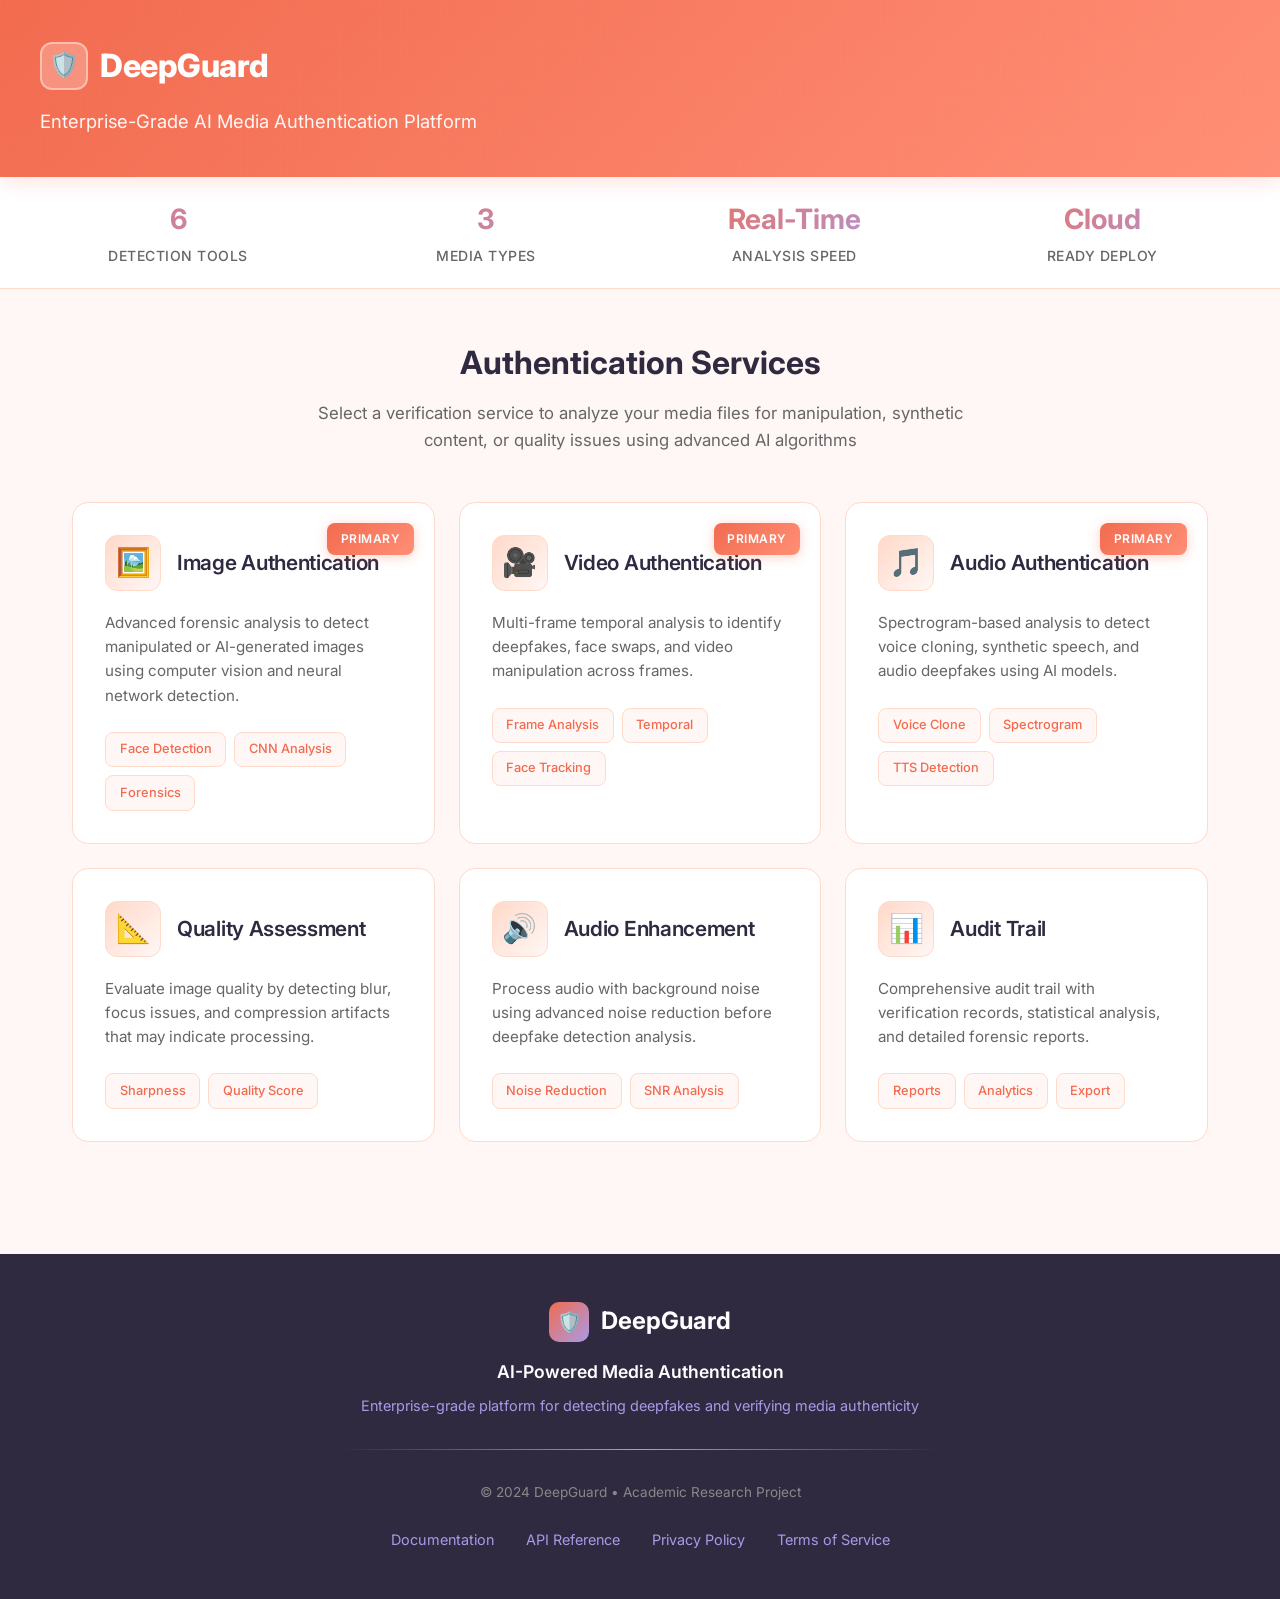
<file: frontend/index.html>
<!DOCTYPE html>
<html lang="en">
<head>
  <meta charset="UTF-8">
  <meta name="viewport" content="width=device-width, initial-scale=1.0">
  <title>DeepGuard - AI-Powered Media Authentication Platform</title>
  <link rel="preconnect" href="https://fonts.googleapis.com">
  <link rel="preconnect" href="https://fonts.gstatic.com" crossorigin>
  <link href="https://fonts.googleapis.com/css2?family=Inter:wght@300;400;500;600;700;800&display=swap" rel="stylesheet">
  <style>
    * {
      margin: 0;
      padding: 0;
      box-sizing: border-box;
    }

    body {
      font-family: 'Inter', -apple-system, BlinkMacSystemFont, 'Segoe UI', sans-serif;
      background: #FFF7F5;
      color: #302A40;
      line-height: 1.6;
    }

    /* Header Section */
    .header {
      background: linear-gradient(135deg, #F26B4F 0%, #FF8F76 100%);
      color: white;
      padding: 2.5rem 2rem;
      box-shadow: 0 4px 20px rgba(242, 107, 79, 0.2);
      position: relative;
      overflow: hidden;
    }

    .header::before {
      content: '';
      position: absolute;
      top: 0;
      left: 0;
      right: 0;
      bottom: 0;
      background: url('data:image/svg+xml,<svg width="100" height="100" xmlns="http://www.w3.org/2000/svg"><defs><pattern id="grid" width="40" height="40" patternUnits="userSpaceOnUse"><path d="M 40 0 L 0 0 0 40" fill="none" stroke="rgba(255,255,255,0.08)" stroke-width="1"/></pattern></defs><rect width="100" height="100" fill="url(%23grid)"/></svg>');
      opacity: 0.4;
    }

    .header-content {
      max-width: 1200px;
      margin: 0 auto;
      position: relative;
      z-index: 1;
    }

    .logo {
      display: flex;
      align-items: center;
      gap: 0.75rem;
      margin-bottom: 1rem;
    }

    .logo-icon {
      width: 48px;
      height: 48px;
      background: rgba(255,255,255,0.25);
      backdrop-filter: blur(10px);
      border-radius: 12px;
      display: flex;
      align-items: center;
      justify-content: center;
      font-size: 1.5rem;
      border: 2px solid rgba(255,255,255,0.4);
    }

    .logo-text {
      font-size: 2rem;
      font-weight: 800;
      letter-spacing: -0.5px;
    }

    .header .subtitle {
      font-size: 1.15rem;
      opacity: 0.95;
      font-weight: 400;
    }

    /* Stats Bar */
    .stats-bar {
      background: white;
      border-bottom: 1px solid #FFD9C9;
      padding: 1.25rem 2rem;
    }

    .stats-content {
      max-width: 1200px;
      margin: 0 auto;
      display: grid;
      grid-template-columns: repeat(auto-fit, minmax(200px, 1fr));
      gap: 2rem;
    }

    .stat-item {
      text-align: center;
    }

    .stat-value {
      font-size: 1.75rem;
      font-weight: 700;
      background: linear-gradient(135deg, #F26B4F, #A99AE7);
      -webkit-background-clip: text;
      -webkit-text-fill-color: transparent;
      background-clip: text;
      margin-bottom: 0.25rem;
    }

    .stat-label {
      font-size: 0.875rem;
      color: #666;
      text-transform: uppercase;
      letter-spacing: 0.5px;
      font-weight: 500;
    }

    /* Main Container */
    .container {
      max-width: 1200px;
      margin: 0 auto;
      padding: 3rem 2rem;
    }

    .section-header {
      text-align: center;
      margin-bottom: 3rem;
    }

    .section-title {
      font-size: 2rem;
      font-weight: 700;
      margin-bottom: 0.75rem;
      color: #302A40;
    }

    .section-description {
      color: #666;
      font-size: 1.05rem;
      max-width: 700px;
      margin: 0 auto;
    }

    /* Tools Grid */
    .tools-grid {
      display: grid;
      grid-template-columns: repeat(auto-fit, minmax(350px, 1fr));
      gap: 1.5rem;
    }

    .tool-card {
      background: white;
      border: 1px solid #FFD9C9;
      border-radius: 16px;
      padding: 2rem;
      transition: all 0.3s cubic-bezier(0.4, 0, 0.2, 1);
      cursor: pointer;
      text-decoration: none;
      color: inherit;
      display: block;
      position: relative;
      overflow: hidden;
    }

    .tool-card::before {
      content: '';
      position: absolute;
      top: 0;
      left: 0;
      width: 4px;
      height: 100%;
      background: linear-gradient(135deg, #F26B4F, #A99AE7);
      transform: scaleY(0);
      transition: transform 0.3s ease;
    }

    .tool-card:hover {
      transform: translateY(-6px);
      box-shadow: 0 12px 35px rgba(242, 107, 79, 0.15);
      border-color: #F26B4F;
      background: linear-gradient(135deg, #ffffff 0%, #FFF7F5 100%);
    }

    .tool-card:hover::before {
      transform: scaleY(1);
    }

    .tool-header {
      display: flex;
      align-items: center;
      gap: 1rem;
      margin-bottom: 1.25rem;
    }

    .tool-icon {
      width: 56px;
      height: 56px;
      background: linear-gradient(135deg, #FFD9C9 0%, #FFF7F5 100%);
      border-radius: 12px;
      display: flex;
      align-items: center;
      justify-content: center;
      font-size: 1.75rem;
      flex-shrink: 0;
      border: 1px solid #FFD9C9;
    }

    .tool-card:hover .tool-icon {
      background: linear-gradient(135deg, #F26B4F, #FF8F76);
      transform: scale(1.05);
      transition: all 0.3s ease;
    }

    .tool-card h2 {
      font-size: 1.3rem;
      font-weight: 600;
      color: #302A40;
      margin: 0;
      letter-spacing: -0.3px;
    }

    .tool-card p {
      color: #666;
      font-size: 0.95rem;
      line-height: 1.6;
      margin-bottom: 1.5rem;
    }

    .tool-features {
      display: flex;
      flex-wrap: wrap;
      gap: 0.5rem;
    }

    .feature-tag {
      background: #FFF7F5;
      color: #F26B4F;
      padding: 0.4rem 0.85rem;
      border-radius: 8px;
      font-size: 0.8rem;
      font-weight: 500;
      border: 1px solid #FFD9C9;
    }

    .tool-badge {
      position: absolute;
      top: 1.25rem;
      right: 1.25rem;
      padding: 0.4rem 0.85rem;
      background: linear-gradient(135deg, #F26B4F, #FF8F76);
      color: white;
      border-radius: 8px;
      font-size: 0.75rem;
      font-weight: 600;
      text-transform: uppercase;
      letter-spacing: 0.5px;
      box-shadow: 0 2px 12px rgba(242, 107, 79, 0.3);
    }

    /* Footer */
    .footer {
      background: #302A40;
      color: white;
      padding: 3rem 2rem;
      margin-top: 4rem;
    }

    .footer-content {
      max-width: 1200px;
      margin: 0 auto;
      text-align: center;
    }

    .footer-logo {
      display: inline-flex;
      align-items: center;
      gap: 0.75rem;
      margin-bottom: 1rem;
    }

    .footer-logo-icon {
      width: 40px;
      height: 40px;
      background: linear-gradient(135deg, #F26B4F, #A99AE7);
      border-radius: 10px;
      display: flex;
      align-items: center;
      justify-content: center;
      font-size: 1.25rem;
    }

    .footer-logo-text {
      font-size: 1.5rem;
      font-weight: 700;
    }

    .footer-title {
      font-size: 1.1rem;
      font-weight: 600;
      margin-bottom: 0.5rem;
      color: white;
    }

    .footer-text {
      color: #A99AE7;
      font-size: 0.9rem;
      margin-bottom: 1.5rem;
    }

    .footer-divider {
      height: 1px;
      background: linear-gradient(90deg, transparent, #A99AE7, transparent);
      margin: 2rem auto;
      max-width: 600px;
    }

    .footer-note {
      color: #888;
      font-size: 0.85rem;
    }

    .footer-links {
      display: flex;
      justify-content: center;
      gap: 2rem;
      margin-top: 1.5rem;
      flex-wrap: wrap;
    }

    .footer-link {
      color: #A99AE7;
      text-decoration: none;
      font-size: 0.9rem;
      transition: color 0.3s ease;
    }

    .footer-link:hover {
      color: #F26B4F;
    }

    /* Responsive Design */
    @media (max-width: 768px) {
      .logo-text {
        font-size: 1.5rem;
      }

      .header .subtitle {
        font-size: 1rem;
      }

      .stats-content {
        grid-template-columns: repeat(2, 1fr);
        gap: 1.5rem;
      }

      .tools-grid {
        grid-template-columns: 1fr;
      }

      .container {
        padding: 2rem 1rem;
      }

      .section-title {
        font-size: 1.5rem;
      }
    }
  </style>
</head>
<body>
  <!-- Header -->
  <div class="header">
    <div class="header-content">
      <div class="logo">
        <div class="logo-icon">🛡️</div>
        <div class="logo-text">DeepGuard</div>
      </div>
      <p class="subtitle">Enterprise-Grade AI Media Authentication Platform</p>
    </div>
  </div>

  <!-- Stats Bar -->
  <div class="stats-bar">
    <div class="stats-content">
      <div class="stat-item">
        <div class="stat-value">6</div>
        <div class="stat-label">Detection Tools</div>
      </div>
      <div class="stat-item">
        <div class="stat-value">3</div>
        <div class="stat-label">Media Types</div>
      </div>
      <div class="stat-item">
        <div class="stat-value">Real-Time</div>
        <div class="stat-label">Analysis Speed</div>
      </div>
      <div class="stat-item">
        <div class="stat-value">Cloud</div>
        <div class="stat-label">Ready Deploy</div>
      </div>
    </div>
  </div>

  <!-- Main Content -->
  <div class="container">
    <div class="section-header">
      <h2 class="section-title">Authentication Services</h2>
      <p class="section-description">
        Select a verification service to analyze your media files for manipulation, 
        synthetic content, or quality issues using advanced AI algorithms
      </p>
    </div>

    <div class="tools-grid">
      <!-- Image Analysis -->
      <a href="image-analysis.html" class="tool-card">
        <span class="tool-badge">Primary</span>
        <div class="tool-header">
          <div class="tool-icon">🖼️</div>
          <h2>Image Authentication</h2>
        </div>
        <p>Advanced forensic analysis to detect manipulated or AI-generated images using computer vision and neural network detection.</p>
        <div class="tool-features">
          <span class="feature-tag">Face Detection</span>
          <span class="feature-tag">CNN Analysis</span>
          <span class="feature-tag">Forensics</span>
        </div>
      </a>

      <!-- Video Analysis -->
      <a href="video-analysis.html" class="tool-card">
        <span class="tool-badge">Primary</span>
        <div class="tool-header">
          <div class="tool-icon">🎥</div>
          <h2>Video Authentication</h2>
        </div>
        <p>Multi-frame temporal analysis to identify deepfakes, face swaps, and video manipulation across frames.</p>
        <div class="tool-features">
          <span class="feature-tag">Frame Analysis</span>
          <span class="feature-tag">Temporal</span>
          <span class="feature-tag">Face Tracking</span>
        </div>
      </a>

      <!-- Audio Analysis -->
      <a href="audio-analysis.html" class="tool-card">
        <span class="tool-badge">Primary</span>
        <div class="tool-header">
          <div class="tool-icon">🎵</div>
          <h2>Audio Authentication</h2>
        </div>
        <p>Spectrogram-based analysis to detect voice cloning, synthetic speech, and audio deepfakes using AI models.</p>
        <div class="tool-features">
          <span class="feature-tag">Voice Clone</span>
          <span class="feature-tag">Spectrogram</span>
          <span class="feature-tag">TTS Detection</span>
        </div>
      </a>

      <!-- Blur Detection -->
      <a href="blur-detection.html" class="tool-card">
        <div class="tool-header">
          <div class="tool-icon">📐</div>
          <h2>Quality Assessment</h2>
        </div>
        <p>Evaluate image quality by detecting blur, focus issues, and compression artifacts that may indicate processing.</p>
        <div class="tool-features">
          <span class="feature-tag">Sharpness</span>
          <span class="feature-tag">Quality Score</span>
        </div>
      </a>

      <!-- Noisy Audio Detection -->
      <a href="noisy-audio.html" class="tool-card">
        <div class="tool-header">
          <div class="tool-icon">🔊</div>
          <h2>Audio Enhancement</h2>
        </div>
        <p>Process audio with background noise using advanced noise reduction before deepfake detection analysis.</p>
        <div class="tool-features">
          <span class="feature-tag">Noise Reduction</span>
          <span class="feature-tag">SNR Analysis</span>
        </div>
      </a>

      <!-- Analysis History -->
      <a href="history.html" class="tool-card">
        <div class="tool-header">
          <div class="tool-icon">📊</div>
          <h2>Audit Trail</h2>
        </div>
        <p>Comprehensive audit trail with verification records, statistical analysis, and detailed forensic reports.</p>
        <div class="tool-features">
          <span class="feature-tag">Reports</span>
          <span class="feature-tag">Analytics</span>
          <span class="feature-tag">Export</span>
        </div>
      </a>
    </div>
  </div>

  <!-- Footer -->
  <div class="footer">
    <div class="footer-content">
      <div class="footer-logo">
        <div class="footer-logo-icon">🛡️</div>
        <div class="footer-logo-text">DeepGuard</div>
      </div>
      <h3 class="footer-title">AI-Powered Media Authentication</h3>
      <p class="footer-text">
        Enterprise-grade platform for detecting deepfakes and verifying media authenticity
      </p>
      <div class="footer-divider"></div>
      <p class="footer-note">© 2024 DeepGuard • Academic Research Project</p>
      <div class="footer-links">
        <a href="#" class="footer-link">Documentation</a>
        <a href="#" class="footer-link">API Reference</a>
        <a href="#" class="footer-link">Privacy Policy</a>
        <a href="#" class="footer-link">Terms of Service</a>
      </div>
    </div>
  </div>
</body>
</html>
</file>
